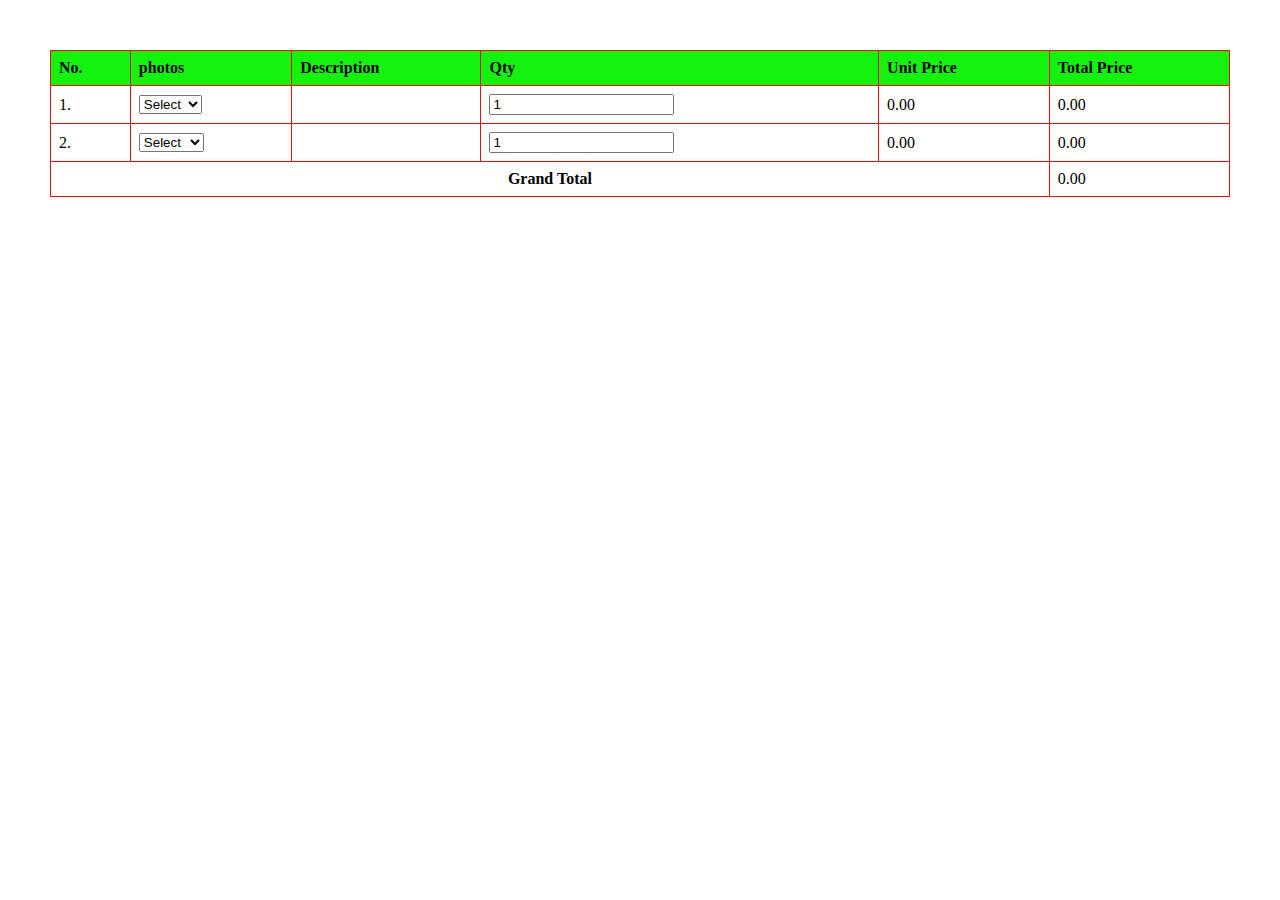
<file: 25internjs/index.html>
<!DOCTYPE html>
<html lang="en">
<head>
    <meta charset="UTF-8">
    <meta name="viewport" content="width=device-width, initial-scale=1.0">
    <title>Robot Project List</title>
    <link rel="stylesheet" href="style.css">
</head>
<script src="indexx.js"></script>
<body>
   <table>
        <thead>
            <tr>
                <th>No.</th>
                <th>photos</th>
                <th>Description</th>
                <th>Qty</th>
                <th>Unit Price</th>
                <th>Total Price</th>
            </tr>
        </thead>
        <tbody>
            <tr>
                <td>1.</td>
                <td><select onchange="showImages(this)">
          <option value="">Select</option>
          <option value="A">Motors</option>
          </select>
                <div class="image-options" id="imagesA">
          <label class="option-container">
            <input type="radio" name="imgA" value="img1">
            <img src="motor.jpg" alt="Option 1">
          </label>
          <label class="option-container">
            <input type="radio" name="imgA" value="img2">
            <img src="motor.jpg" alt="Option 2">
          </label>
          <label class="option-container">
            <input type="radio" name="imgA" value="img3">
            <img src="motor.jpg" alt="Option 3">
          </label>
        </div>
                </td>
                <td></td>
                <td><input type="number" value="1"></td>
                <td>10.00</td>
                <td>0.00</td>
            </tr>    
            <tr>
                <td>2.</td>
                <td><select onchange="showImages(this)">
          <option value="">Select</option>
          <option value="B">Drivers</option>
          </select>
                <div class="image-options" id="imagesB">
          <label class="option-container">
            <input type="radio" name="imgB" value="img1">
            <img src="driver.jpg" alt="Option 1">
          </label>
          <label class="option-container">
            <input type="radio" name="imgB" value="img2">
            <img src="driver.jpg" alt="Option 2">
          </label>
          <label class="option-container">
            <input type="radio" name="imgB" value="img3">
            <img src="driver.jpg" alt="Option 3">
          </label>
        </div>
                </td>
                <td></td>
                <td><input type="number" value="1"></td>
                <td>10.00</td>
                <td>0.00</td>
            </tr>  
            <tfoot>
    <tr>
        <td colspan="5" style="text-align: center;"><strong>Grand Total</strong></td>
        <td id="grandTotal">0.00</td>
    </tr>
</tfoot>
   
</table>
</body>
</html>
</file>
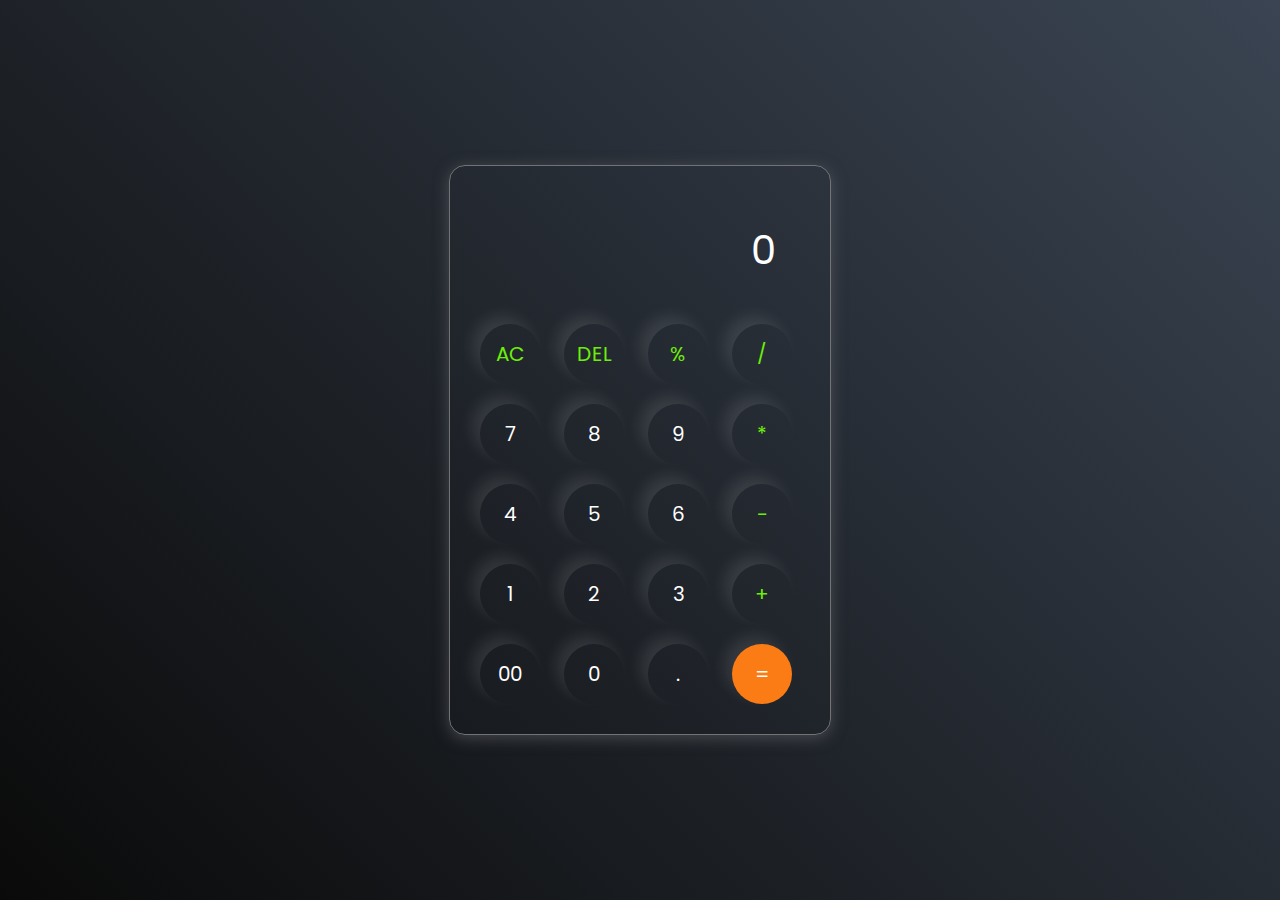
<file: calculator/index.html>
<!DOCTYPE html>
<html lang="en">
  <head>
    <meta charset="UTF-8" />
    <meta http-equiv="X-UA-Compatible" content="IE=edge" />
    <meta name="viewport" content="width=device-width, initial-scale=1.0" />
    <link rel="stylesheet" href="style.css" />
    <title>Calculator - By Code Traversal</title>
  </head>
  <body>
    <div class="container">
      <div class="calculator">
        <input type="text" id="inputBox" placeholder="0" />
        <div>
          <button class="button operator">AC</button>
          <button class="button operator">DEL</button>
          <button class="button operator">%</button>
          <button class="button operator">/</button>
        </div>
        <div>
          <button class="button">7</button>
          <button class="button">8</button>
          <button class="button">9</button>
          <button class="button operator">*</button>
        </div>
        <div>
          <button class="button">4</button>
          <button class="button">5</button>
          <button class="button">6</button>
          <button class="button operator">-</button>
        </div>
        <div>
          <button class="button">1</button>
          <button class="button">2</button>
          <button class="button">3</button>
          <button class="button operator">+</button>
        </div>

        <div>
          <button class="button">00</button>
          <button class="button">0</button>
          <button class="button">.</button>
          <button class="button equalBtn">=</button>
        </div>
      </div>
    </div>

    <script src="script.js"></script>
  </body>
</html>
</file>
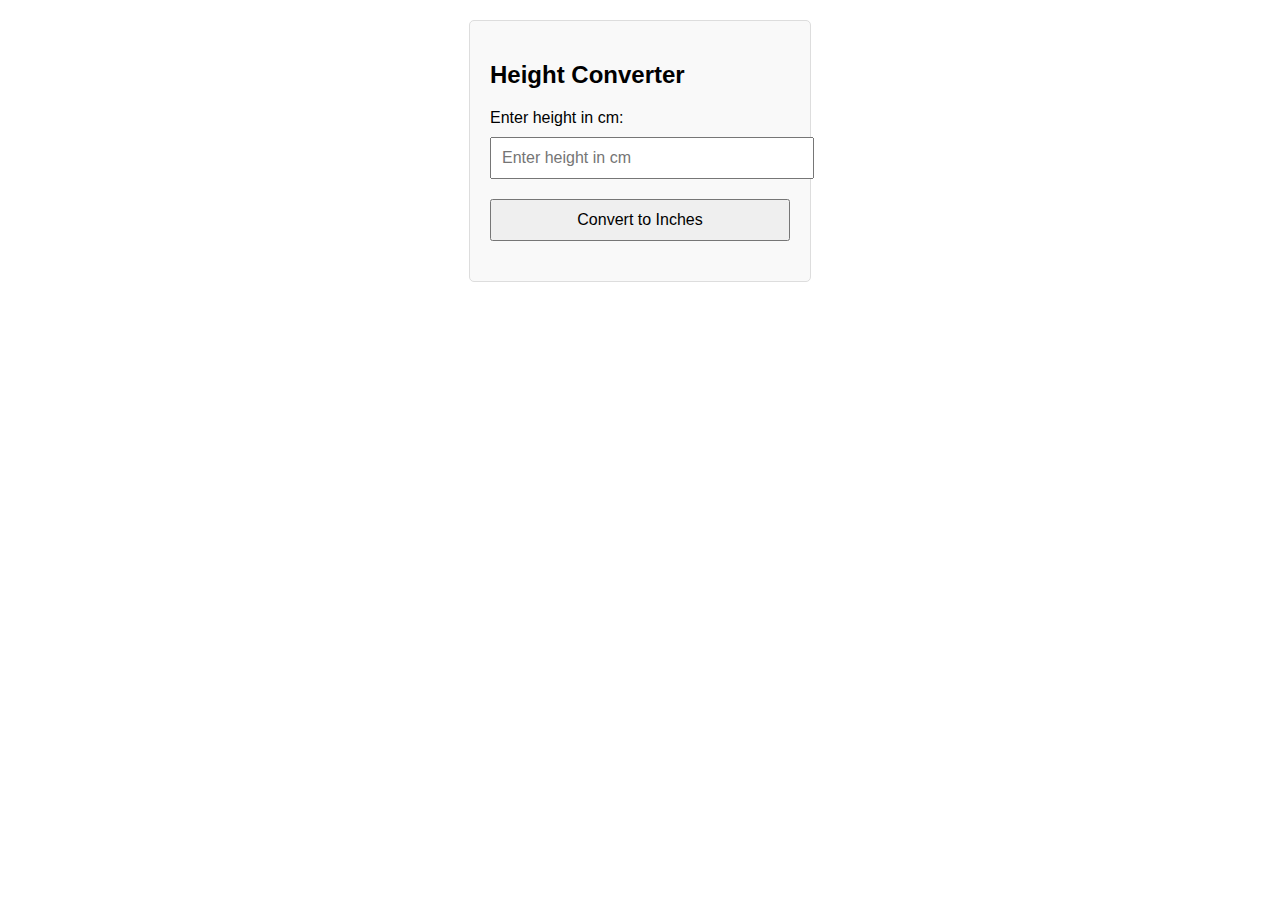
<file: copilot test/index.html>
<!DOCTYPE html>
<html lang="en">
<head>
    <meta charset="UTF-8">
    <meta name="viewport" content="width=device-width, initial-scale=1.0">
    <title>Height Converter</title>
    <style>
        body {
            font-family: Arial, sans-serif;
            margin: 20px;
        }
        .converter {
            max-width: 300px;
            margin: 0 auto;
            padding: 20px;
            border: 1px solid #ddd;
            border-radius: 5px;
            background-color: #f9f9f9;
        }
        input, button {
            width: 100%;
            padding: 10px;
            margin: 10px 0;
            font-size: 16px;
        }
        .result {
            font-weight: bold;
            text-align: center;
            margin-top: 10px;
        }
    </style>
</head>
<body>
    <div class="converter">
        <h2>Height Converter</h2>
        <label for="cmInput">Enter height in cm:</label>
        <input type="number" id="cmInput" placeholder="Enter height in cm">
        <button id="convertButton">Convert to Inches</button>
        <div class="result" id="result"></div>
    </div>
    <script src="script.js"></script>
</body>
</html>
</file>
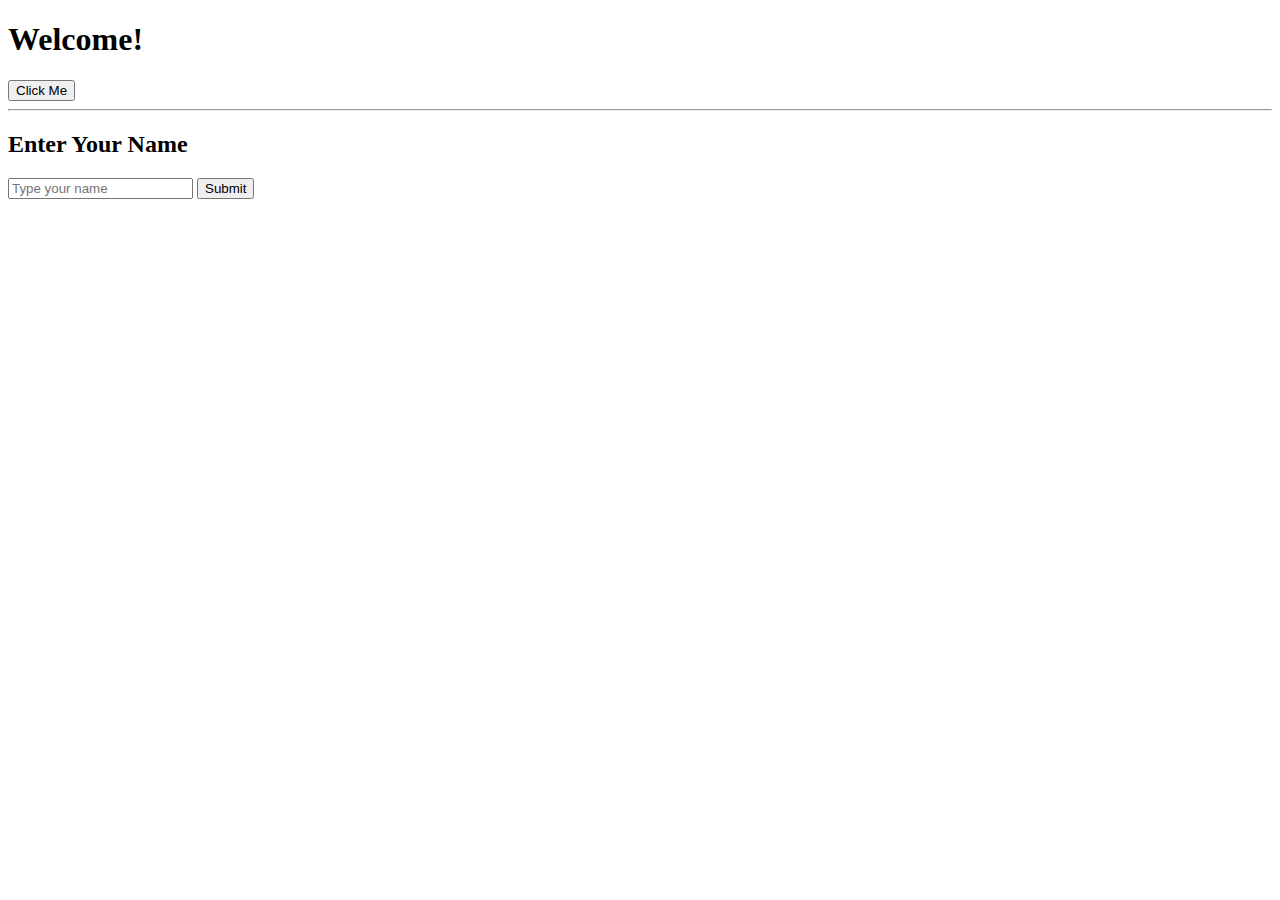
<file: src/index.html>
<!DOCTYPE html>
<html>
<head>
  <title>My First JS Web Page</title>
</head>
<body>
  <h1>Welcome!</h1>

  <!-- First button -->
  <button onclick="sayHello()">Click Me</button>

  <hr>

  <!-- User input + second button -->
  <h2>Enter Your Name</h2>
  <input type="text" id="nameInput" placeholder="Type your name">
  <button onclick="greetUser()">Submit</button>

  <!-- Optional: Where to display greeting on the page -->
  <p id="greetingMessage"></p>

  <script src="script.js"></script>
</body>
</html>
</file>
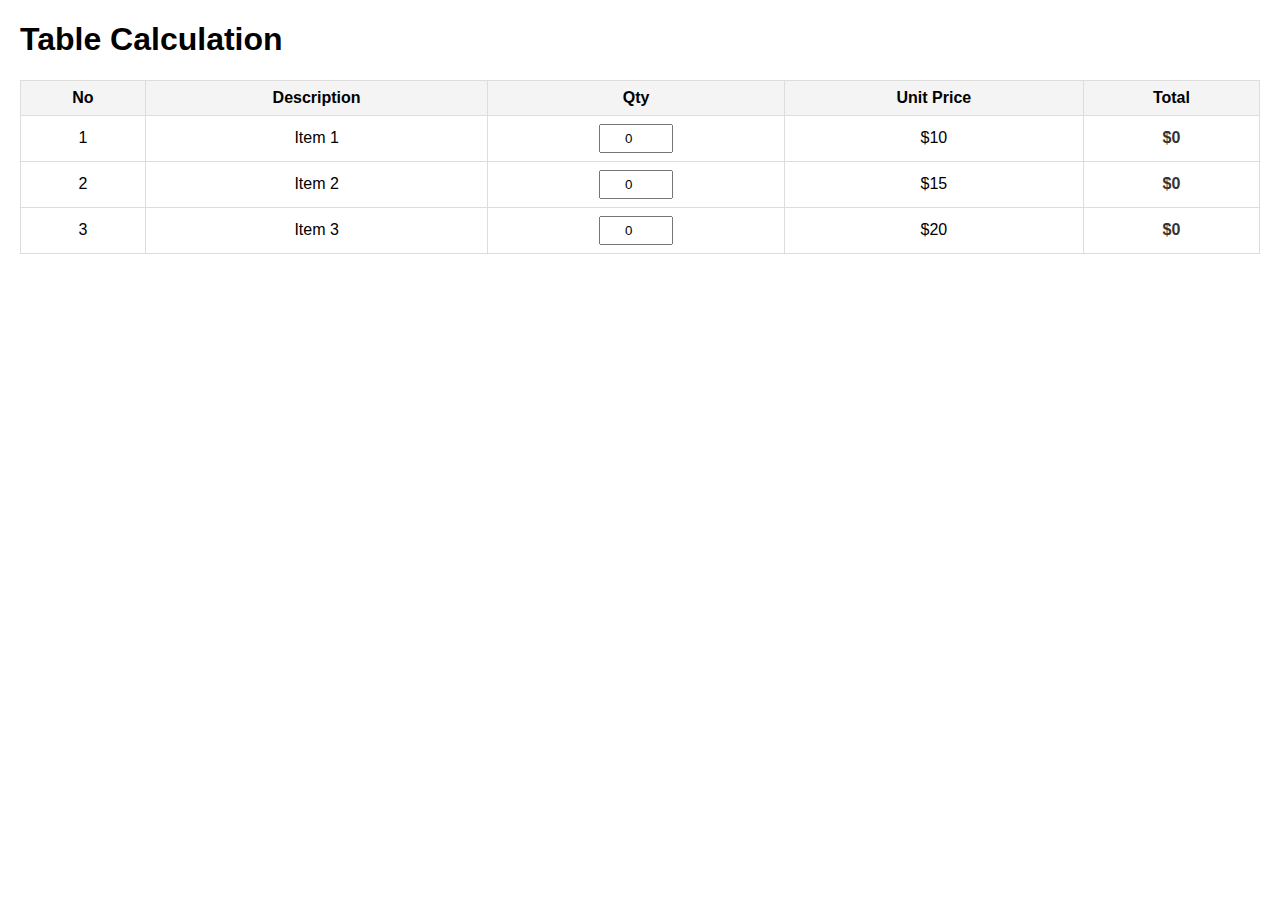
<file: prototype/table-calculation-project/index.html>
<!DOCTYPE html>
<html lang="en">
<head>
    <meta charset="UTF-8">
    <meta name="viewport" content="width=device-width, initial-scale=1.0">
    <title>Table Calculation Project</title>
    <link rel="stylesheet" href="style.css">
</head>
<body>
    <h1>Table Calculation</h1>
    <table>
        <thead>
            <tr>
                <th>No</th>
                <th>Description</th>
                <th>Qty</th>
                <th>Unit Price</th>
                <th>Total</th>
            </tr>
        </thead>
        <tbody>
            <tr>
                <td>1</td>
                <td>Item 1</td>
                <td><input type="number" value="0" min="0" class="qty" data-unit-price="10"></td>
                <td>$10</td>
                <td class="total-price">$0</td>
            </tr>
            <tr>
                <td>2</td>
                <td>Item 2</td>
                <td><input type="number" value="0" min="0" class="qty" data-unit-price="15"></td>
                <td>$15</td>
                <td class="total-price">$0</td>
            </tr>
            <tr>
                <td>3</td>
                <td>Item 3</td>
                <td><input type="number" value="0" min="0" class="qty" data-unit-price="20"></td>
                <td>$20</td>
                <td class="total-price">$0</td>
            </tr>
        </tbody>
    </table>
    <script src="script.js"></script>
</body>
</html>
</file>
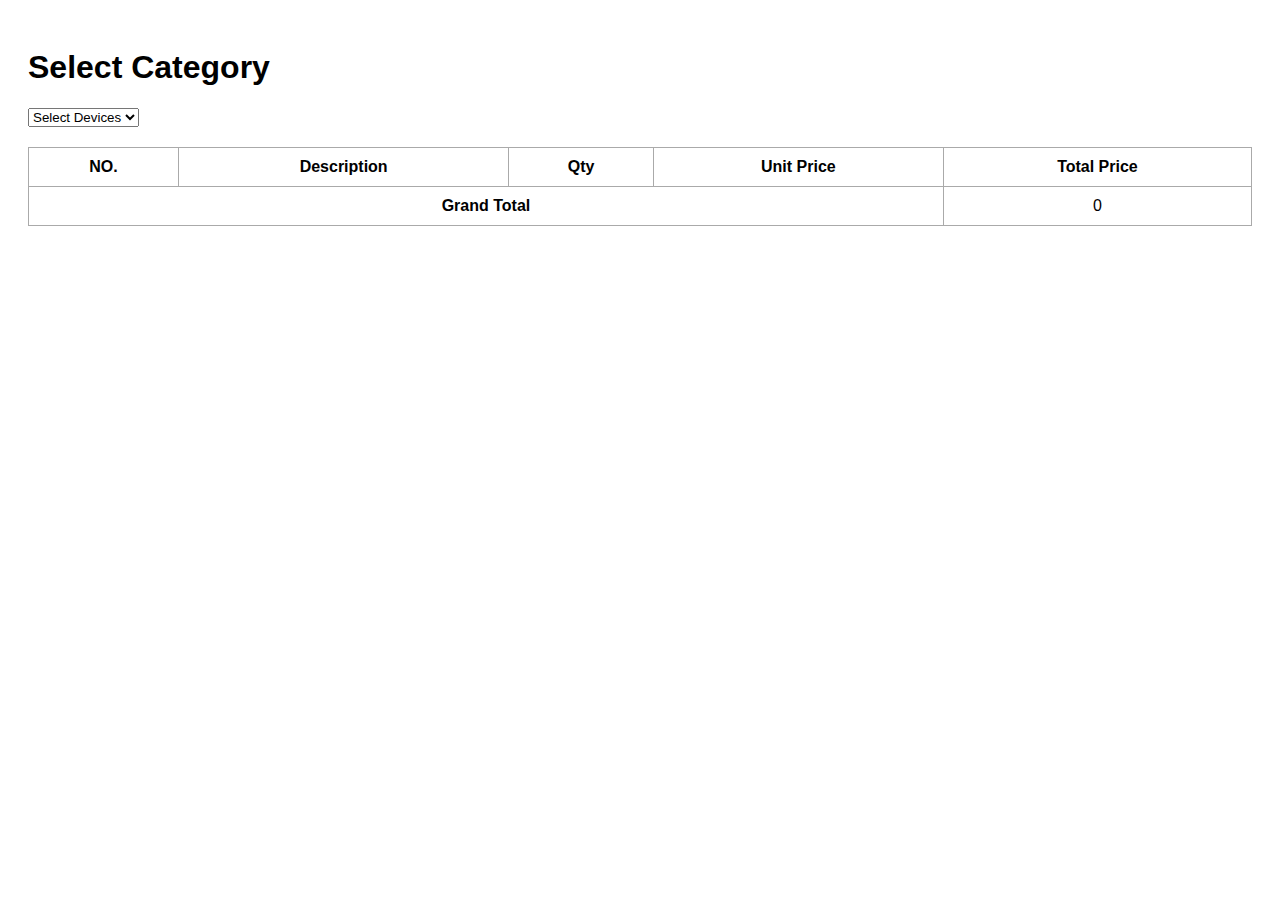
<file: 25internjs/aa.html>
<!DOCTYPE html>
<html lang="en">
<head>
  <meta charset="UTF-8">
  <title>Product Page</title>
  <link rel="stylesheet" href="bb.css">
</head>
<body>
  <h1>Select Category</h1>

  <!-- Changed from buttons to select -->
  <select id="product-select" onchange="showImages(this.value)">
    <option value="">Select Devices</option>
    <option value="motor">Motor</option>
    <option value="driver">Driver</option>
  </select>

  <div id="image-container"></div>

  <table id="price-table">
    <thead>
      <tr>
        <th>NO.</th>
        <th>Description</th>
        <th>Qty</th>
        <th>Unit Price</th>
        <th>Total Price</th>
        
      </tr>
    </thead>
    <tbody id="price-body">
      <!-- JS will insert rows here -->
    </tbody>
                <tfoot>
    <tr>
        <td colspan="4" style="text-align: center;"><strong>Grand Total</strong></td>
        <td id="grand-total">0</td>
    </tr>
</tfoot>
  
  </table>
  <script src="cc.js"></script>
</body>
</html>
</file>
<file: 25internjs/style.css>
.image-options {
      display: none;
    }
    .image-options img {
      width: 80px;
      height: 80px;
      margin-right: 10px;
      cursor: pointer;
    }
    .option-container {
      display: block;
        margin-left: 10px;
    }
    body {
            font-family: 'Times New Roman', Times, serif;
            margin: 50px;
        }
        table {
            width: 100%;
            border-collapse: collapse;
        }
        th, td {
            border: 1px solid #fbf7f7;
            padding: 8px;
            text-align: left;
        }
        th {
            background-color: #f7f9f8;
        }
        
    
        table {
            width: 100%;
            border-collapse: collapse;
        }
        th, td {
            border: 1px solid rgb(239, 12, 12);
            padding: 8px;
            text-align: left;
        }
        th {
            background-color: #14f30d;
        }
</file>
<file: calculator/style.css>
@import url('https://fonts.googleapis.com/css2?family=Poppins:wght@500&display=swap');

*{
    margin: 0;
    padding: 0;
    box-sizing: border-box;
    font-family: 'Poppins', sans-serif;
}

body{
    width: 100%;
    height: 100vh;
    display: flex;
    justify-content: center;
    align-items: center;
    background: linear-gradient(45deg, #0a0a0a, #3a4452);
}

.calculator{
    border: 1px solid #717377;
    padding: 20px;
    border-radius: 16px;
    background: transparent;
    box-shadow: 0px 3px 15px rgba(113, 115, 119, 0.5);

}

input{
    width: 320px;
    border: none;
    padding: 24px;
    margin: 10px;
    background: transparent;
    box-shadow: 0px 3px 15px rgbs(84, 84, 84, 0.1);
    font-size: 40px;
    text-align: right;
    cursor: pointer;
    color: #ffffff;
}

input::placeholder{
    color: #ffffff;
}

button{
    border: none;
    width: 60px;
    height: 60px;
    margin: 10px;
    border-radius: 50%;
    background: transparent;
    color: #ffffff;
    font-size: 20px;
    box-shadow: -8px -8px 15px rgba(255, 255, 255, 0.1);
    cursor: pointer;
}

.equalBtn{
    background-color: #fb7c14;
}

.operator{
    color: #6dee0a;
}
</file>
<file: prototype/table-calculation-project/style.css>
body {
    font-family: Arial, sans-serif;
    margin: 20px;
}

table {
    width: 100%;
    border-collapse: collapse;
    margin-top: 20px;
}

th, td {
    border: 1px solid #ddd;
    padding: 8px;
    text-align: center;
}

th {
    background-color: #f4f4f4;
    font-weight: bold;
}

input[type="number"] {
    width: 60px;
    padding: 5px;
    text-align: center;
}

.total-price {
    font-weight: bold;
    color: #333;
}
</file>
<file: 25internjs/bb.css>
body {
  font-family: Arial, sans-serif;
  padding: 20px;
}

#image-container img {
  width: 100px;
  margin: 5px;
}

table {
  width: 100%;
  border-collapse: collapse;
  margin-top: 20px;
}

table, th, td {
  border: 1px solid #aaa;
}

th, td {
  padding: 10px;
  text-align: center;
}
</file>
